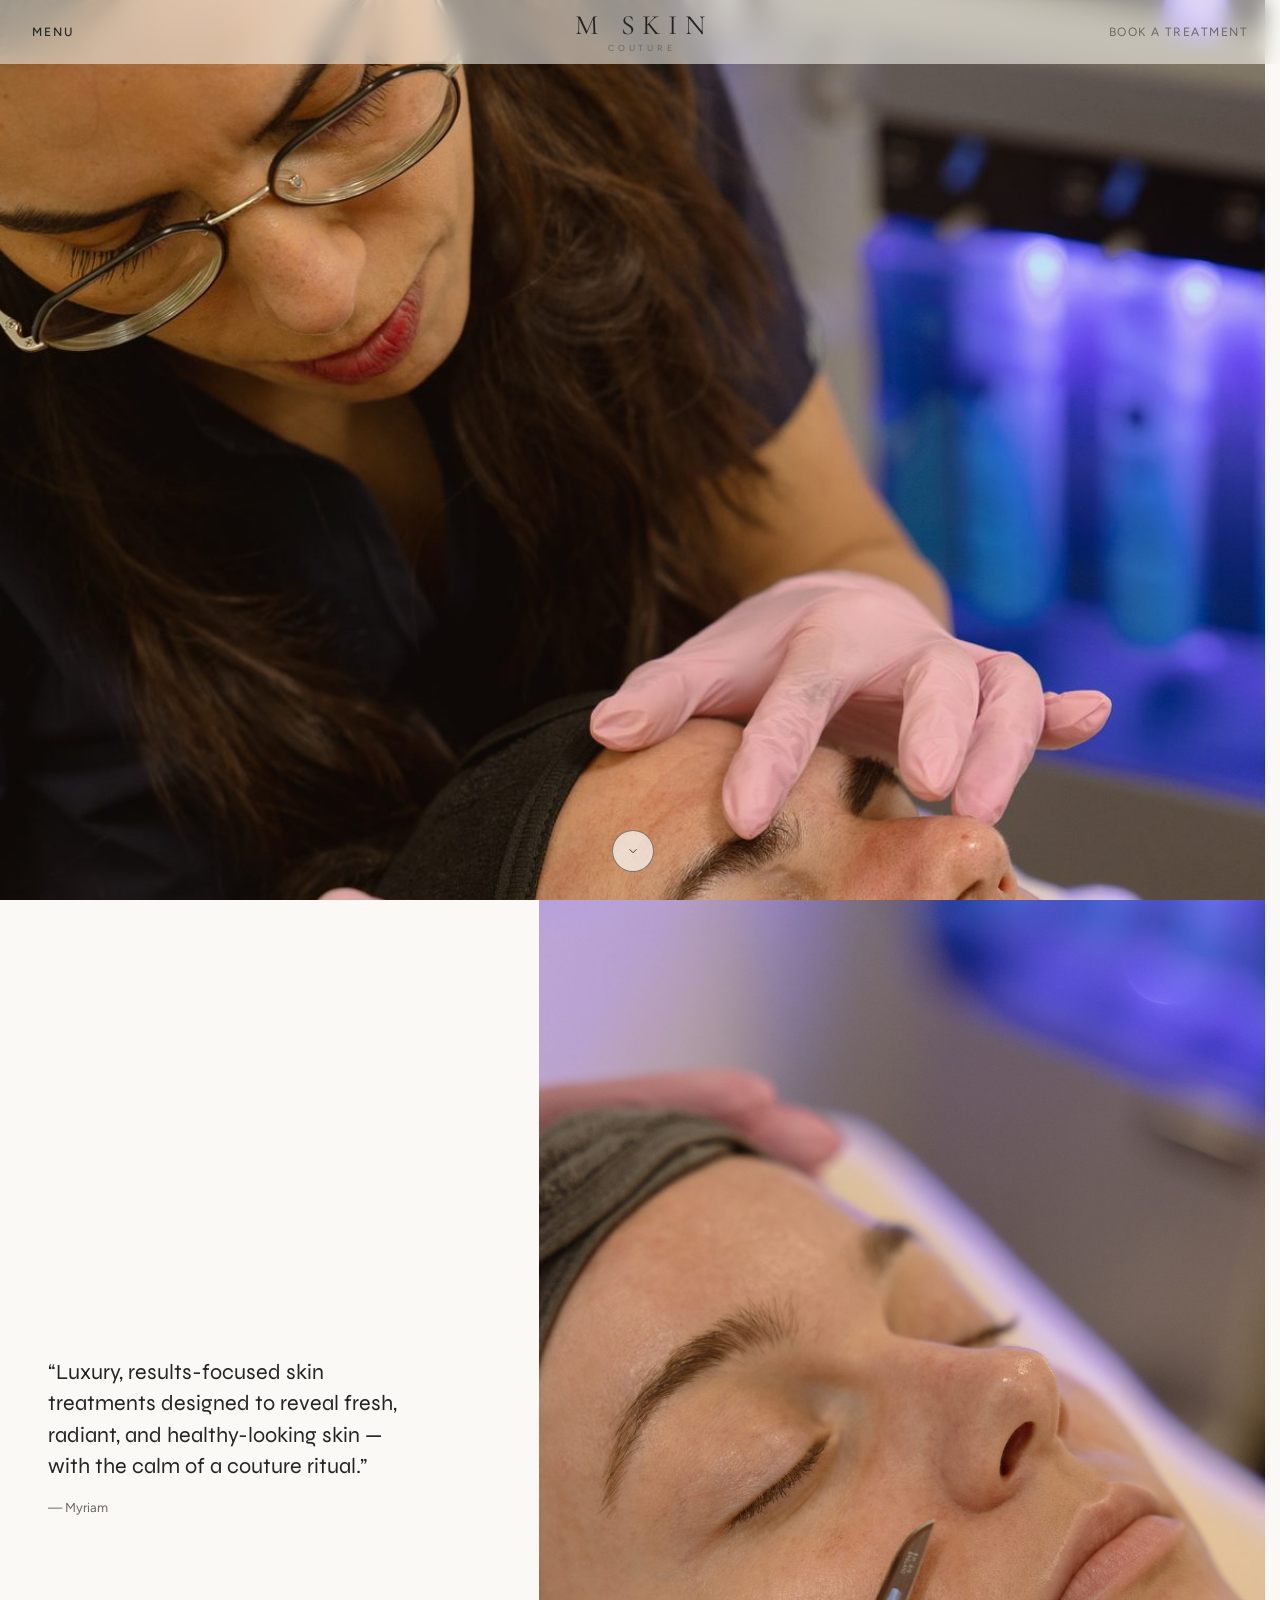
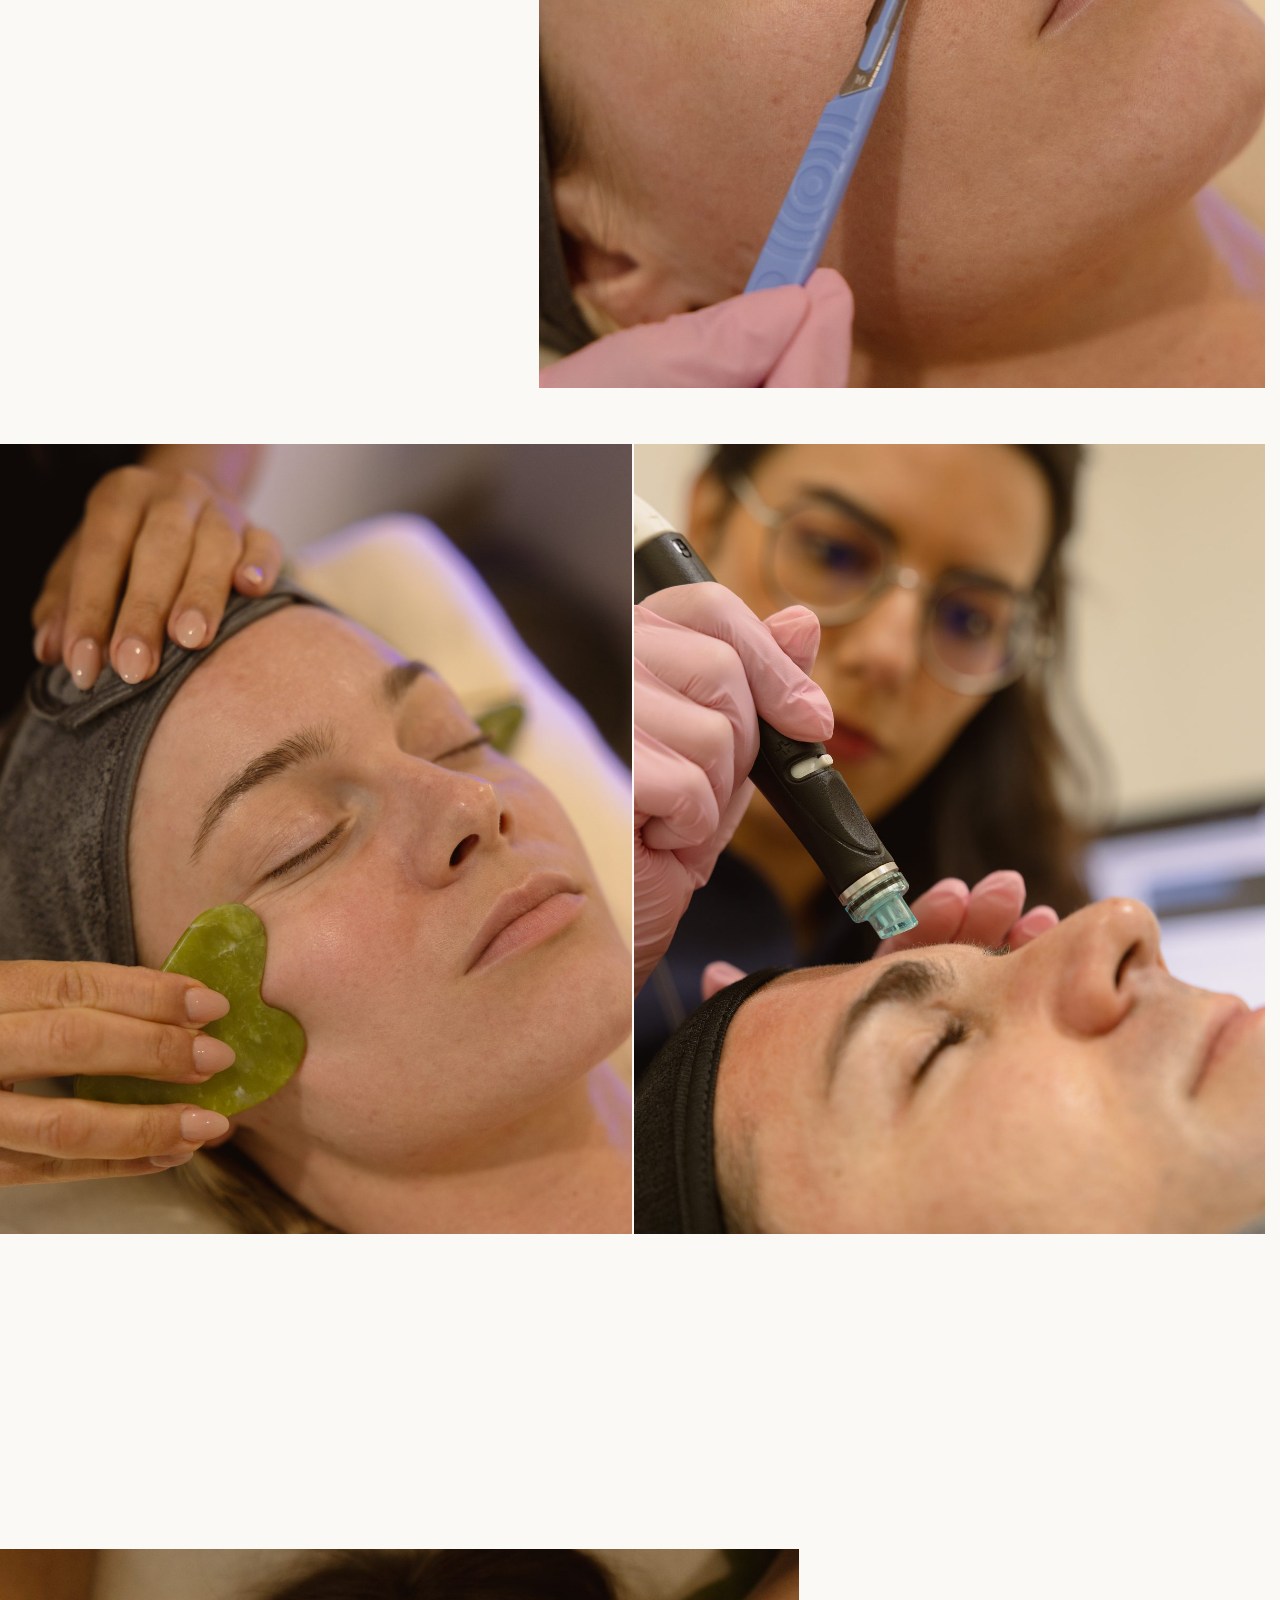
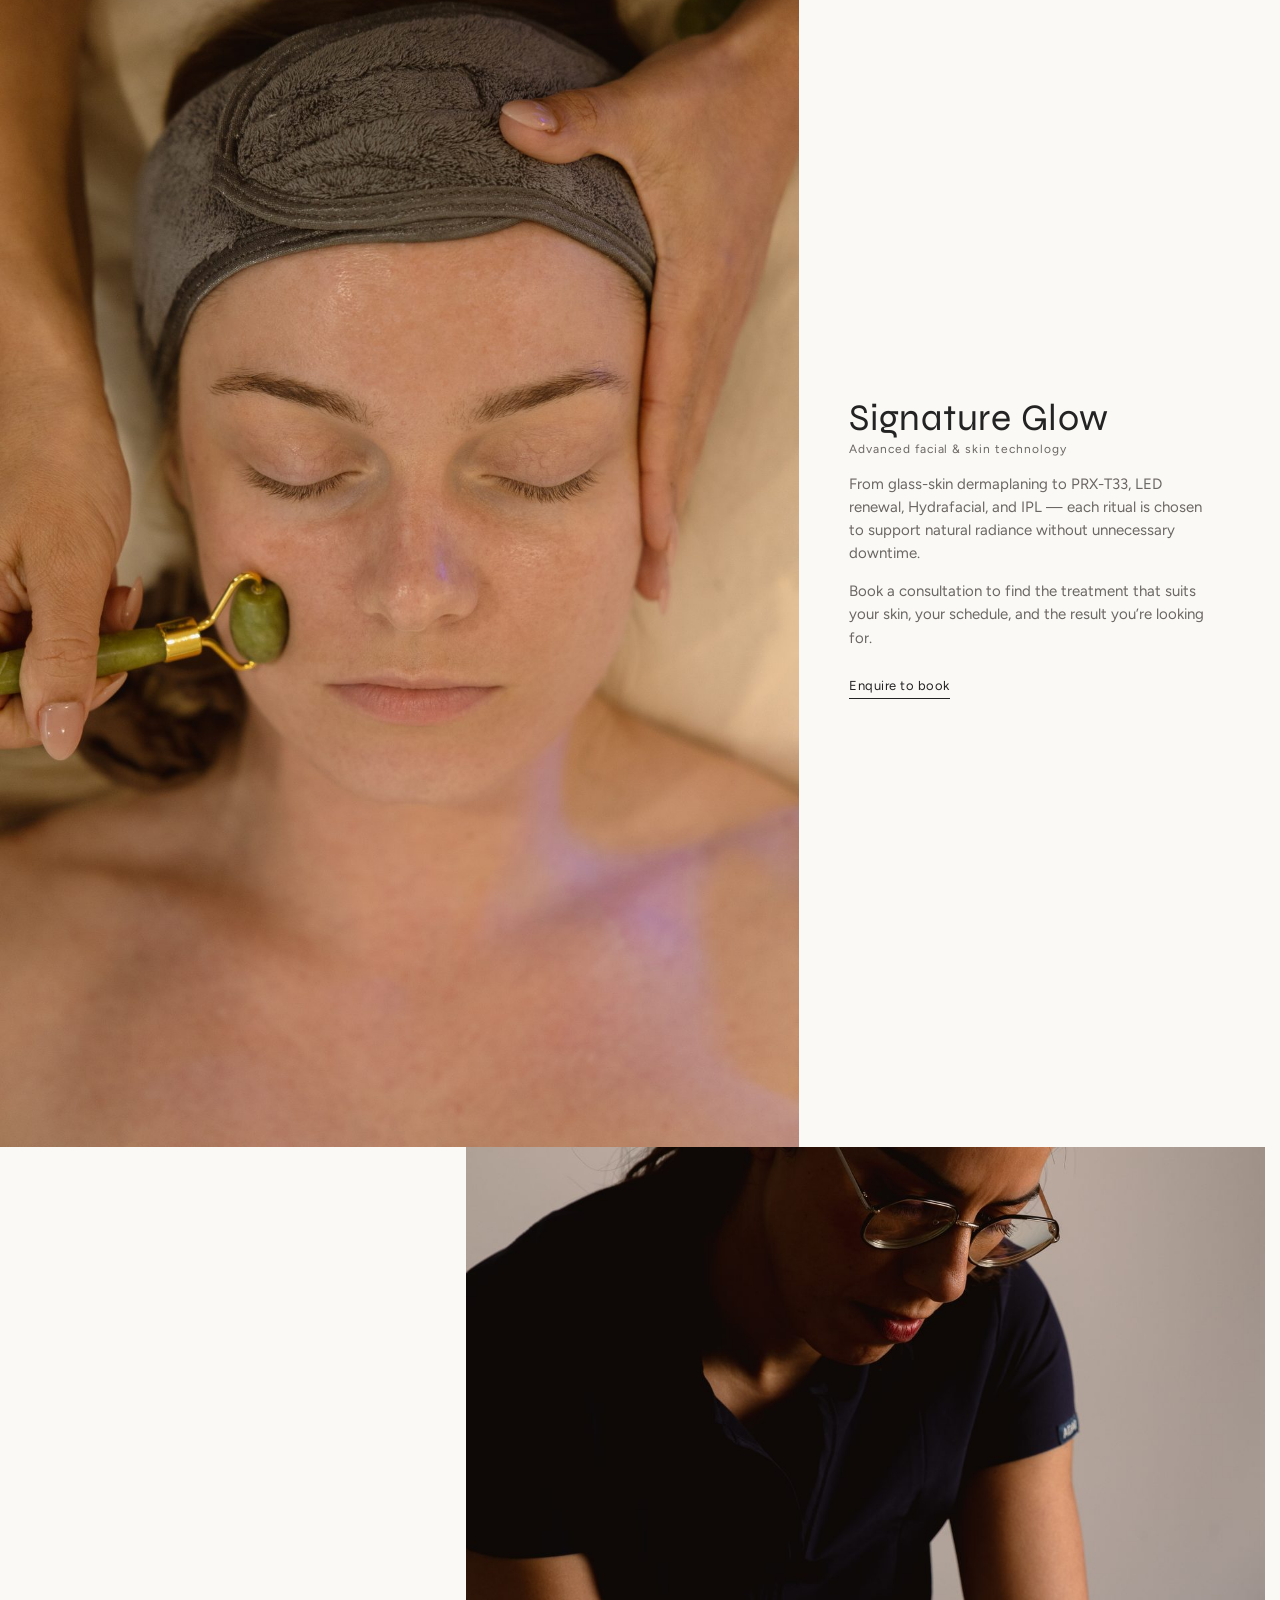
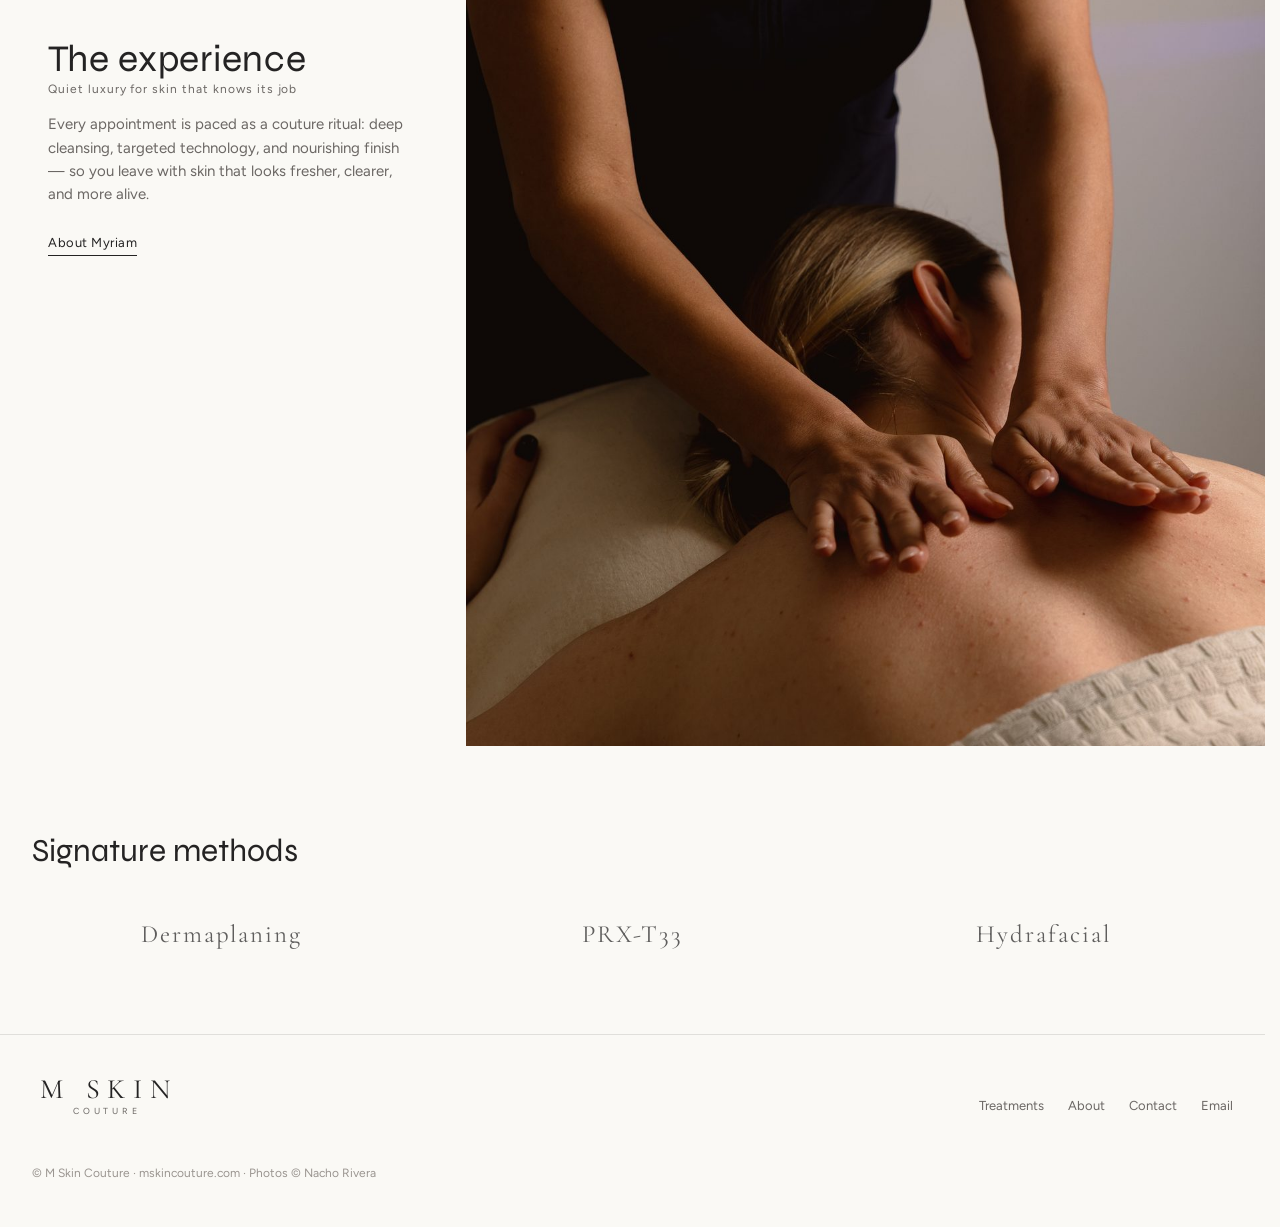
<file: index.html>
<!DOCTYPE html>
<html lang="en">
  <head>
    <meta charset="utf-8" />
    <meta name="viewport" content="width=device-width, initial-scale=1" />
    <title>M Skin Couture — Signature Glow & Skin Rejuvenation</title>
    <meta
      name="description"
      content="Luxury, results-focused skin treatments by Myriam. Advanced facial and skin technology for fresh, radiant, healthy-looking skin."
    />
    <link rel="preconnect" href="https://fonts.googleapis.com" />
    <link rel="preconnect" href="https://fonts.gstatic.com" crossorigin />
    <link
      href="https://fonts.googleapis.com/css2?family=Cormorant+Garamond:wght@400;500&family=Figtree:wght@300;400;500;600&family=Syne:wght@400;500&display=swap"
      rel="stylesheet"
    />
    <link rel="stylesheet" href="/css/styles.css" />
  </head>
  <body data-page="home">
    <header class="site-header is-over-hero">
      <div class="header-left">
        <button class="menu-toggle" type="button" aria-expanded="false" aria-controls="site-nav">
          Menu
        </button>
      </div>
      <a class="logo" href="/" aria-label="M Skin Couture home">
        <span class="logo-main">M Skin</span>
        <span class="logo-sub">Couture</span>
      </a>
      <div class="header-right">
        <a class="header-link" href="/contact.html">Book <span>a treatment</span></a>
      </div>
    </header>

    <nav id="site-nav" class="nav-overlay" aria-label="Primary">
      <ul class="nav-list">
        <li><a href="/treatments.html">Treatments</a></li>
        <li><a href="/about.html">About</a></li>
        <li><a href="/contact.html">Bookings and Contact</a></li>
      </ul>
    </nav>

    <main>
      <section class="hero" aria-label="Hero">
        <div class="hero-media">
          <img
            src="/images/hero.jpg"
            alt="Myriam performing a facial treatment"
            width="1800"
            height="1200"
            fetchpriority="high"
          />
        </div>
        <a class="hero-scroll" href="#intro" aria-label="Scroll to content">
          <svg viewBox="0 0 24 24" fill="none" stroke="currentColor" stroke-width="1.5" aria-hidden="true">
            <path d="M6 9l6 6 6-6" />
          </svg>
        </a>
      </section>

      <section id="intro" class="split-quote">
        <div class="quote-panel reveal">
          <p class="quote-text">
            “Luxury, results-focused skin treatments designed to reveal fresh, radiant, and
            healthy-looking skin — with the calm of a couture ritual.”
          </p>
          <p class="quote-attr">— Myriam</p>
        </div>
        <div class="media-panel">
          <img src="/images/duo-a.jpg" alt="Dermaplaning treatment close-up" width="1200" height="1800" loading="lazy" />
        </div>
      </section>

      <section class="section-tight">
        <div class="duo reveal">
          <img src="/images/duo-b.jpg" alt="Gua sha facial sculpting" width="1200" height="1800" loading="lazy" />
          <img src="/images/massage-face.jpg" alt="Hydrafacial technology close-up" width="1200" height="1800" loading="lazy" />
        </div>
        <div class="promo-text">
          <h2 class="reveal">Treatments</h2>
          <div class="promo-copy reveal reveal-delay-1">
            <p>
              We offer a range of facial and skin technology treatments designed to improve clarity,
              texture, and hydration — while delivering a relaxing, premium experience.
            </p>
            <a class="text-link" href="/treatments.html">Discover our treatments</a>
          </div>
        </div>
      </section>

      <section class="feature-row">
        <div class="media-fill">
          <img src="/images/peel.jpg" alt="Jade roller facial treatment" width="1200" height="1800" loading="lazy" />
        </div>
        <div class="feature-copy reveal">
          <h2 class="section-title">Signature Glow</h2>
          <p class="feature-kicker">Advanced facial &amp; skin technology</p>
          <p>
            From glass-skin dermaplaning to PRX-T33, LED renewal, Hydrafacial, and IPL — each ritual
            is chosen to support natural radiance without unnecessary downtime.
          </p>
          <p>
            Book a consultation to find the treatment that suits your skin, your schedule, and the
            result you’re looking for.
          </p>
          <a class="text-link" href="/contact.html">Enquire to book</a>
        </div>
      </section>

      <section class="feature-row reverse">
        <div class="feature-copy reveal">
          <h2 class="section-title">The experience</h2>
          <p class="feature-kicker">Quiet luxury for skin that knows its job</p>
          <p>
            Every appointment is paced as a couture ritual: deep cleansing, targeted technology, and
            nourishing finish — so you leave with skin that looks fresher, clearer, and more alive.
          </p>
          <a class="text-link" href="/about.html">About Myriam</a>
        </div>
        <div class="media-fill">
          <img src="/images/calm.jpg" alt="Myriam during a treatment session" width="1200" height="1800" loading="lazy" />
        </div>
      </section>

      <section class="as-seen">
        <h2 class="reveal">Signature methods</h2>
        <div class="press-row reveal reveal-delay-1">
          <div class="press-item">Dermaplaning</div>
          <div class="press-item">PRX-T33</div>
          <div class="press-item">Hydrafacial</div>
        </div>
      </section>
    </main>

    <footer class="site-footer">
      <a class="logo" href="/">
        <span class="logo-main">M Skin</span>
        <span class="logo-sub">Couture</span>
      </a>
      <div class="footer-links">
        <a href="/treatments.html">Treatments</a>
        <a href="/about.html">About</a>
        <a href="/contact.html">Contact</a>
        <a href="mailto:myriam.bentaou@hotmail.co.uk">Email</a>
      </div>
      <p class="footer-note">© M Skin Couture · mskincouture.com · Photos © Nacho Rivera</p>
    </footer>

    <script src="/js/main.js"></script>
  </body>
</html>
</file>
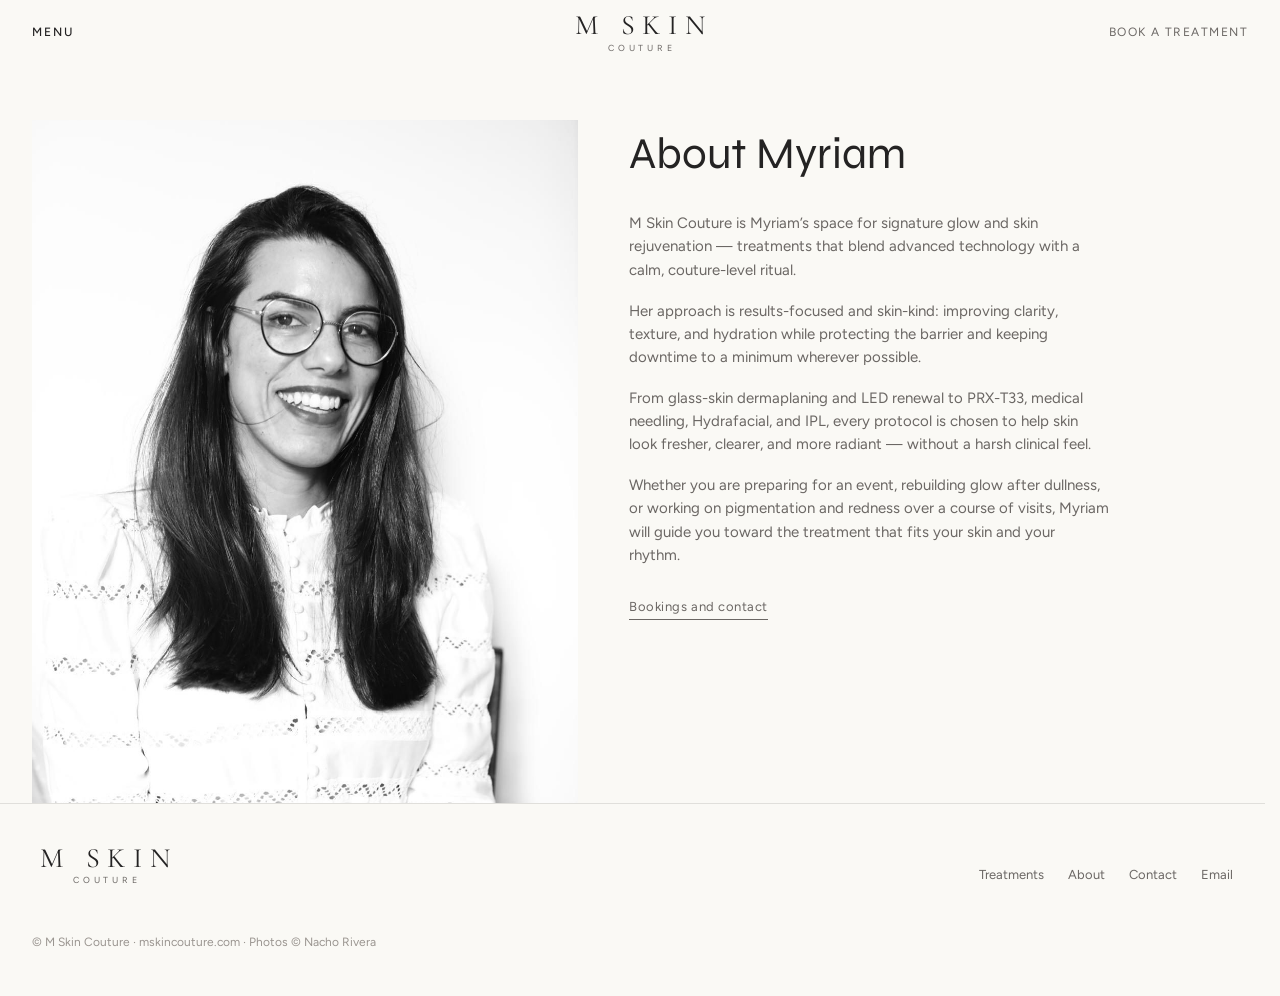
<file: about.html>
<!DOCTYPE html>
<html lang="en">
  <head>
    <meta charset="utf-8" />
    <meta name="viewport" content="width=device-width, initial-scale=1" />
    <title>About — M Skin Couture</title>
    <meta
      name="description"
      content="About Myriam and M Skin Couture — luxury skin treatments focused on glow, clarity, and lasting skin health."
    />
    <link rel="preconnect" href="https://fonts.googleapis.com" />
    <link rel="preconnect" href="https://fonts.gstatic.com" crossorigin />
    <link
      href="https://fonts.googleapis.com/css2?family=Cormorant+Garamond:wght@400;500&family=Figtree:wght@300;400;500;600&family=Syne:wght@400;500&display=swap"
      rel="stylesheet"
    />
    <link rel="stylesheet" href="/css/styles.css" />
  </head>
  <body data-page="about">
    <header class="site-header">
      <div class="header-left">
        <button class="menu-toggle" type="button" aria-expanded="false" aria-controls="site-nav">
          Menu
        </button>
      </div>
      <a class="logo" href="/" aria-label="M Skin Couture home">
        <span class="logo-main">M Skin</span>
        <span class="logo-sub">Couture</span>
      </a>
      <div class="header-right">
        <a class="header-link" href="/contact.html">Book <span>a treatment</span></a>
      </div>
    </header>

    <nav id="site-nav" class="nav-overlay" aria-label="Primary">
      <ul class="nav-list">
        <li><a href="/treatments.html">Treatments</a></li>
        <li><a href="/about.html">About</a></li>
        <li><a href="/contact.html">Bookings and Contact</a></li>
      </ul>
    </nav>

    <main class="page-pad page-top">
      <div class="about-layout">
        <div class="reveal">
          <img
            src="/images/about.jpg"
            alt="Portrait of Myriam"
            width="1066"
            height="1600"
            loading="eager"
          />
        </div>
        <div class="about-copy reveal reveal-delay-1">
          <h1>About Myriam</h1>
          <p>
            M Skin Couture is Myriam’s space for signature glow and skin rejuvenation — treatments
            that blend advanced technology with a calm, couture-level ritual.
          </p>
          <p>
            Her approach is results-focused and skin-kind: improving clarity, texture, and hydration
            while protecting the barrier and keeping downtime to a minimum wherever possible.
          </p>
          <p>
            From glass-skin dermaplaning and LED renewal to PRX-T33, medical needling, Hydrafacial,
            and IPL, every protocol is chosen to help skin look fresher, clearer, and more radiant —
            without a harsh clinical feel.
          </p>
          <p>
            Whether you are preparing for an event, rebuilding glow after dullness, or working on
            pigmentation and redness over a course of visits, Myriam will guide you toward the
            treatment that fits your skin and your rhythm.
          </p>
          <p style="margin-top: 1.75rem">
            <a class="text-link" href="/contact.html">Bookings and contact</a>
          </p>
        </div>
      </div>
    </main>

    <footer class="site-footer">
      <a class="logo" href="/">
        <span class="logo-main">M Skin</span>
        <span class="logo-sub">Couture</span>
      </a>
      <div class="footer-links">
        <a href="/treatments.html">Treatments</a>
        <a href="/about.html">About</a>
        <a href="/contact.html">Contact</a>
        <a href="mailto:myriam.bentaou@hotmail.co.uk">Email</a>
      </div>
      <p class="footer-note">© M Skin Couture · mskincouture.com · Photos © Nacho Rivera</p>
    </footer>

    <script src="/js/main.js"></script>
  </body>
</html>
</file>
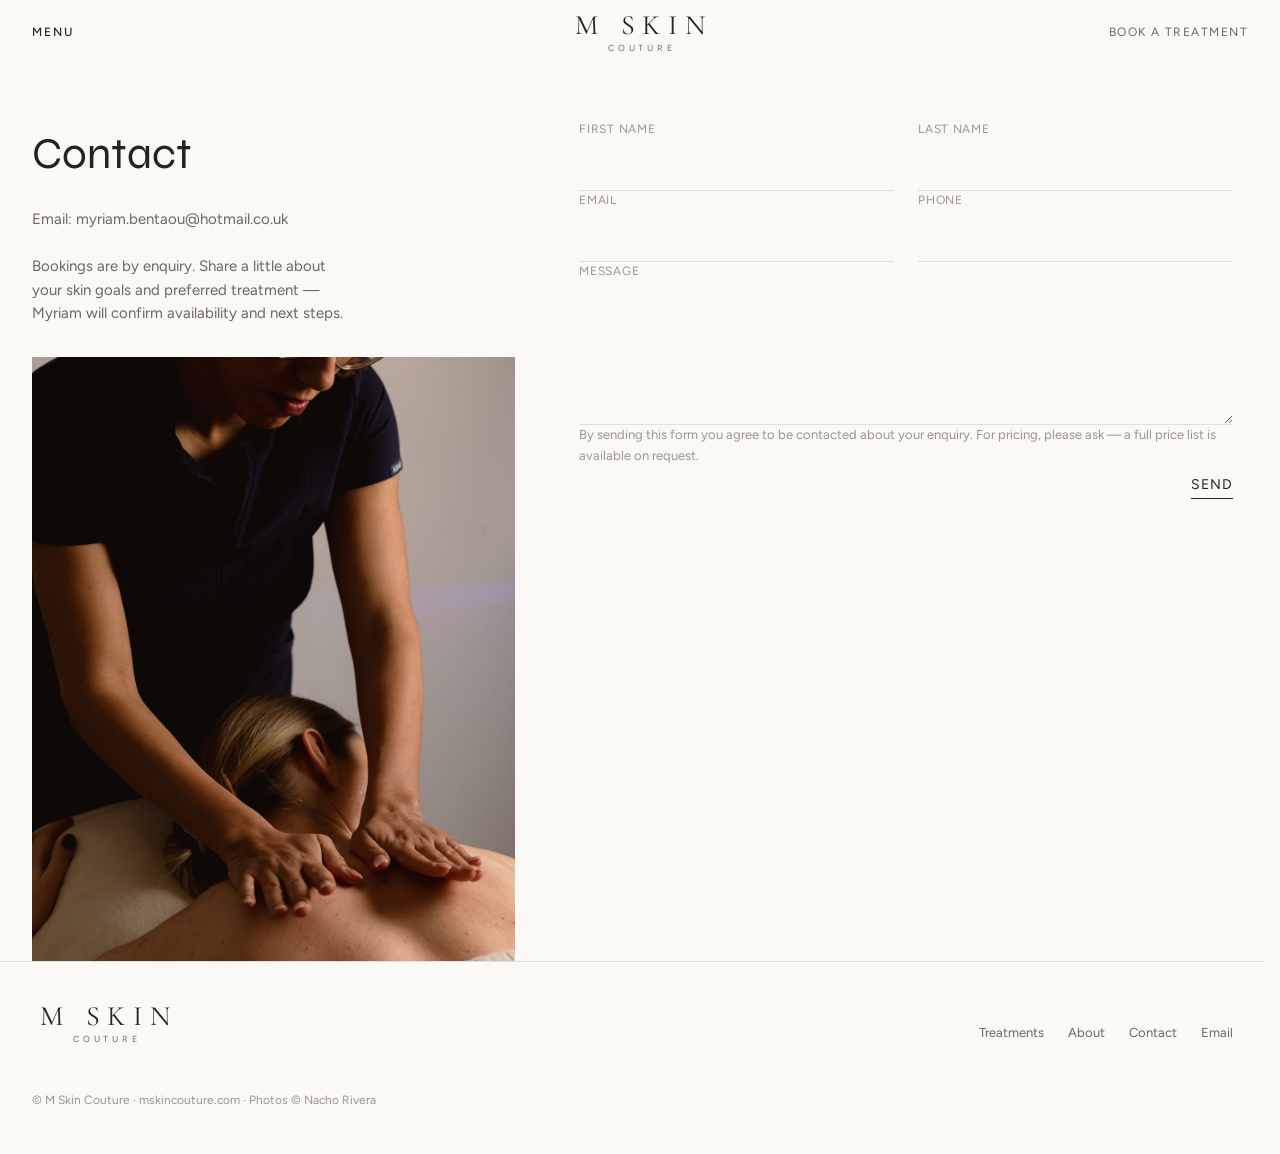
<file: contact.html>
<!DOCTYPE html>
<html lang="en">
  <head>
    <meta charset="utf-8" />
    <meta name="viewport" content="width=device-width, initial-scale=1" />
    <title>Bookings and Contact — M Skin Couture</title>
    <meta
      name="description"
      content="Enquire to book a treatment with M Skin Couture. Contact Myriam for consultations and appointments."
    />
    <link rel="preconnect" href="https://fonts.googleapis.com" />
    <link rel="preconnect" href="https://fonts.gstatic.com" crossorigin />
    <link
      href="https://fonts.googleapis.com/css2?family=Cormorant+Garamond:wght@400;500&family=Figtree:wght@300;400;500;600&family=Syne:wght@400;500&display=swap"
      rel="stylesheet"
    />
    <link rel="stylesheet" href="/css/styles.css" />
  </head>
  <body data-page="contact">
    <header class="site-header">
      <div class="header-left">
        <button class="menu-toggle" type="button" aria-expanded="false" aria-controls="site-nav">
          Menu
        </button>
      </div>
      <a class="logo" href="/" aria-label="M Skin Couture home">
        <span class="logo-main">M Skin</span>
        <span class="logo-sub">Couture</span>
      </a>
      <div class="header-right">
        <a class="header-link" href="/contact.html">Book <span>a treatment</span></a>
      </div>
    </header>

    <nav id="site-nav" class="nav-overlay" aria-label="Primary">
      <ul class="nav-list">
        <li><a href="/treatments.html">Treatments</a></li>
        <li><a href="/about.html">About</a></li>
        <li><a href="/contact.html">Bookings and Contact</a></li>
      </ul>
    </nav>

    <main class="page-pad page-top">
      <div class="contact-layout">
        <div class="reveal">
          <h1>Contact</h1>
          <p class="contact-meta">
            Email:
            <a href="mailto:myriam.bentaou@hotmail.co.uk">myriam.bentaou@hotmail.co.uk</a>
          </p>
          <p class="contact-meta" style="margin-top: 1.5rem; max-width: 32ch">
            Bookings are by enquiry. Share a little about your skin goals and preferred treatment —
            Myriam will confirm availability and next steps.
          </p>
          <img
            src="/images/calm.jpg"
            alt="Treatment atmosphere"
            width="1800"
            height="1200"
            loading="eager"
            style="margin-top: 2rem; width: 100%; aspect-ratio: 4 / 5; object-fit: cover"
          />
        </div>

        <form class="contact-form reveal reveal-delay-1" novalidate>
          <div class="form-fields">
            <div class="form-row">
              <div class="field">
                <label for="first">First name</label>
                <input id="first" name="first" type="text" autocomplete="given-name" required />
              </div>
              <div class="field">
                <label for="last">Last name</label>
                <input id="last" name="last" type="text" autocomplete="family-name" required />
              </div>
            </div>
            <div class="form-row">
              <div class="field">
                <label for="email">Email</label>
                <input id="email" name="email" type="email" autocomplete="email" required />
              </div>
              <div class="field">
                <label for="phone">Phone</label>
                <input id="phone" name="phone" type="tel" autocomplete="tel" />
              </div>
            </div>
            <div class="field">
              <label for="message">Message</label>
              <textarea id="message" name="message" rows="5" required></textarea>
            </div>
            <p class="form-note">
              By sending this form you agree to be contacted about your enquiry. For pricing,
              please ask — a full price list is available on request.
            </p>
            <div class="form-actions">
              <button class="submit-link" type="submit">Send</button>
            </div>
          </div>
          <div class="form-success" role="status">
            Thank you — your email client should open with the enquiry ready to send to Myriam.
            If it did not, write to
            <a href="mailto:myriam.bentaou@hotmail.co.uk">myriam.bentaou@hotmail.co.uk</a>.
          </div>
        </form>
      </div>
    </main>

    <footer class="site-footer">
      <a class="logo" href="/">
        <span class="logo-main">M Skin</span>
        <span class="logo-sub">Couture</span>
      </a>
      <div class="footer-links">
        <a href="/treatments.html">Treatments</a>
        <a href="/about.html">About</a>
        <a href="/contact.html">Contact</a>
        <a href="mailto:myriam.bentaou@hotmail.co.uk">Email</a>
      </div>
      <p class="footer-note">© M Skin Couture · mskincouture.com · Photos © Nacho Rivera</p>
    </footer>

    <script src="/js/main.js"></script>
  </body>
</html>
</file>
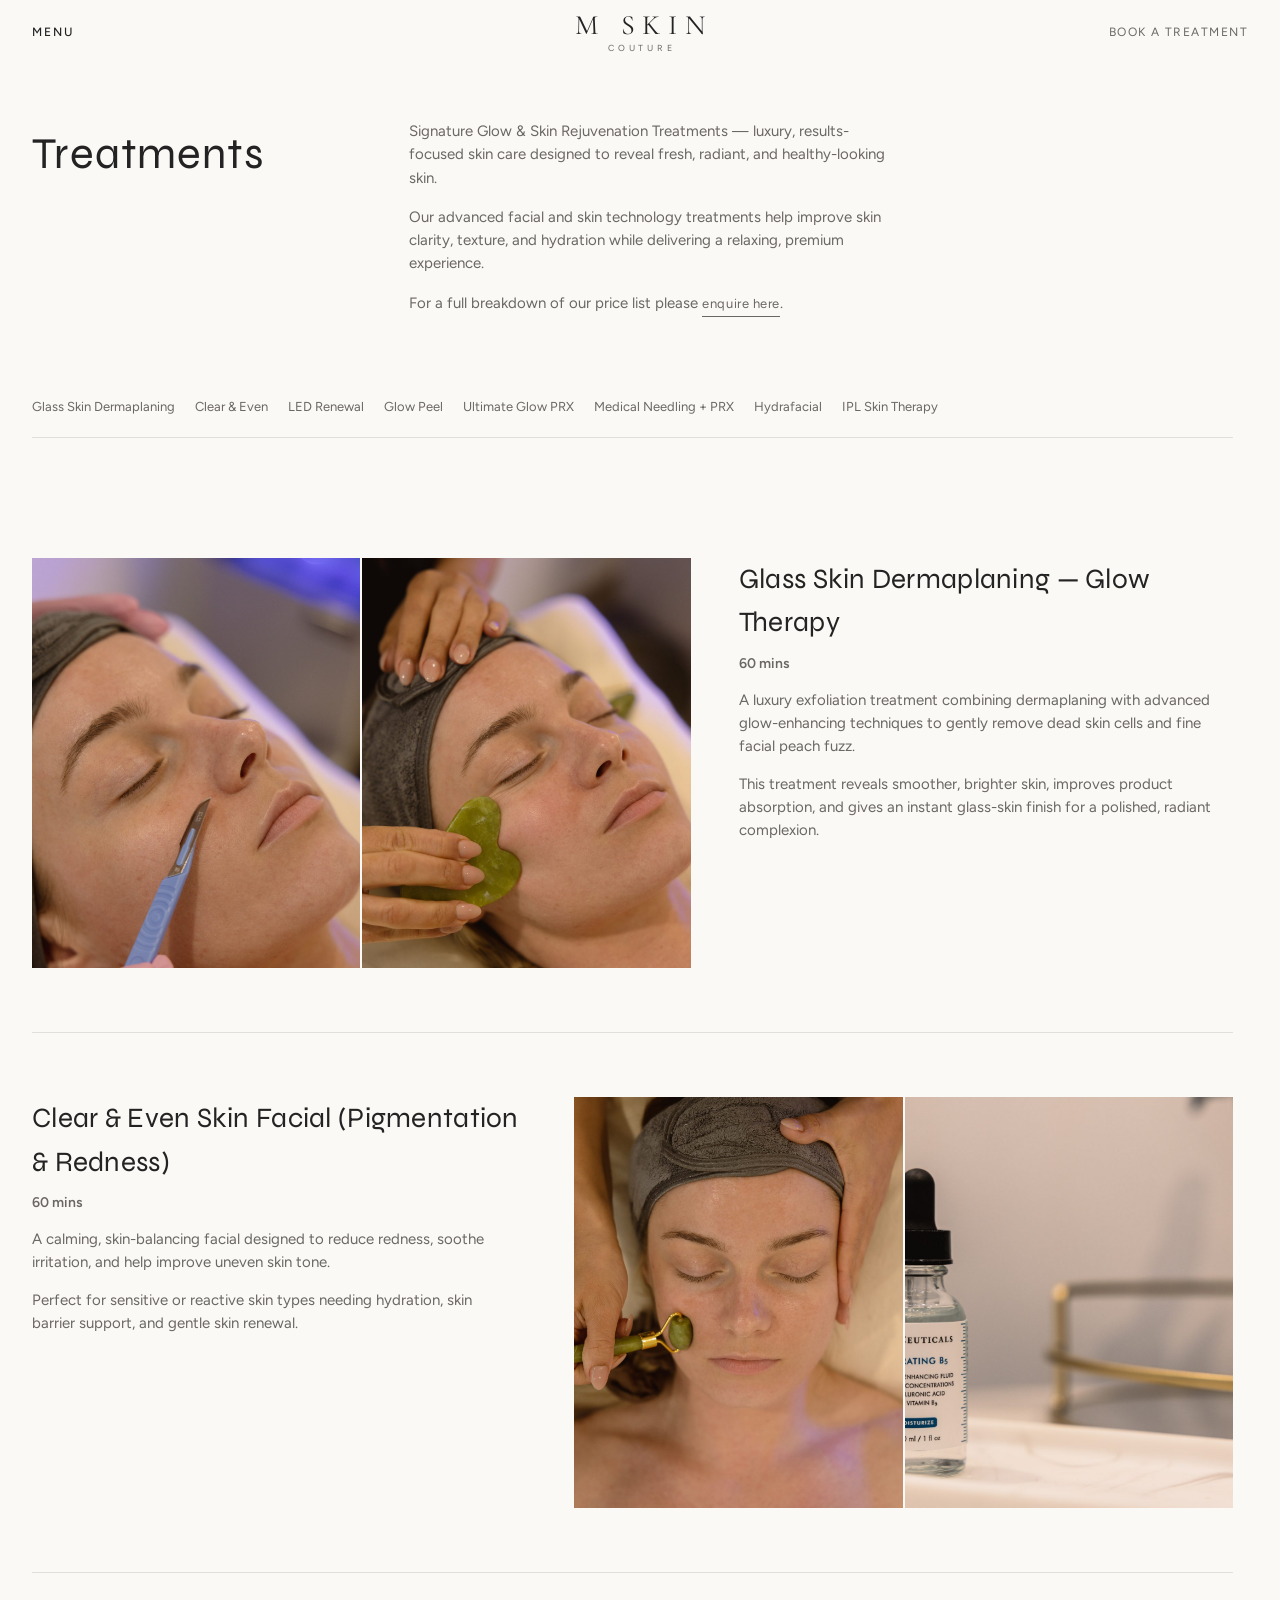
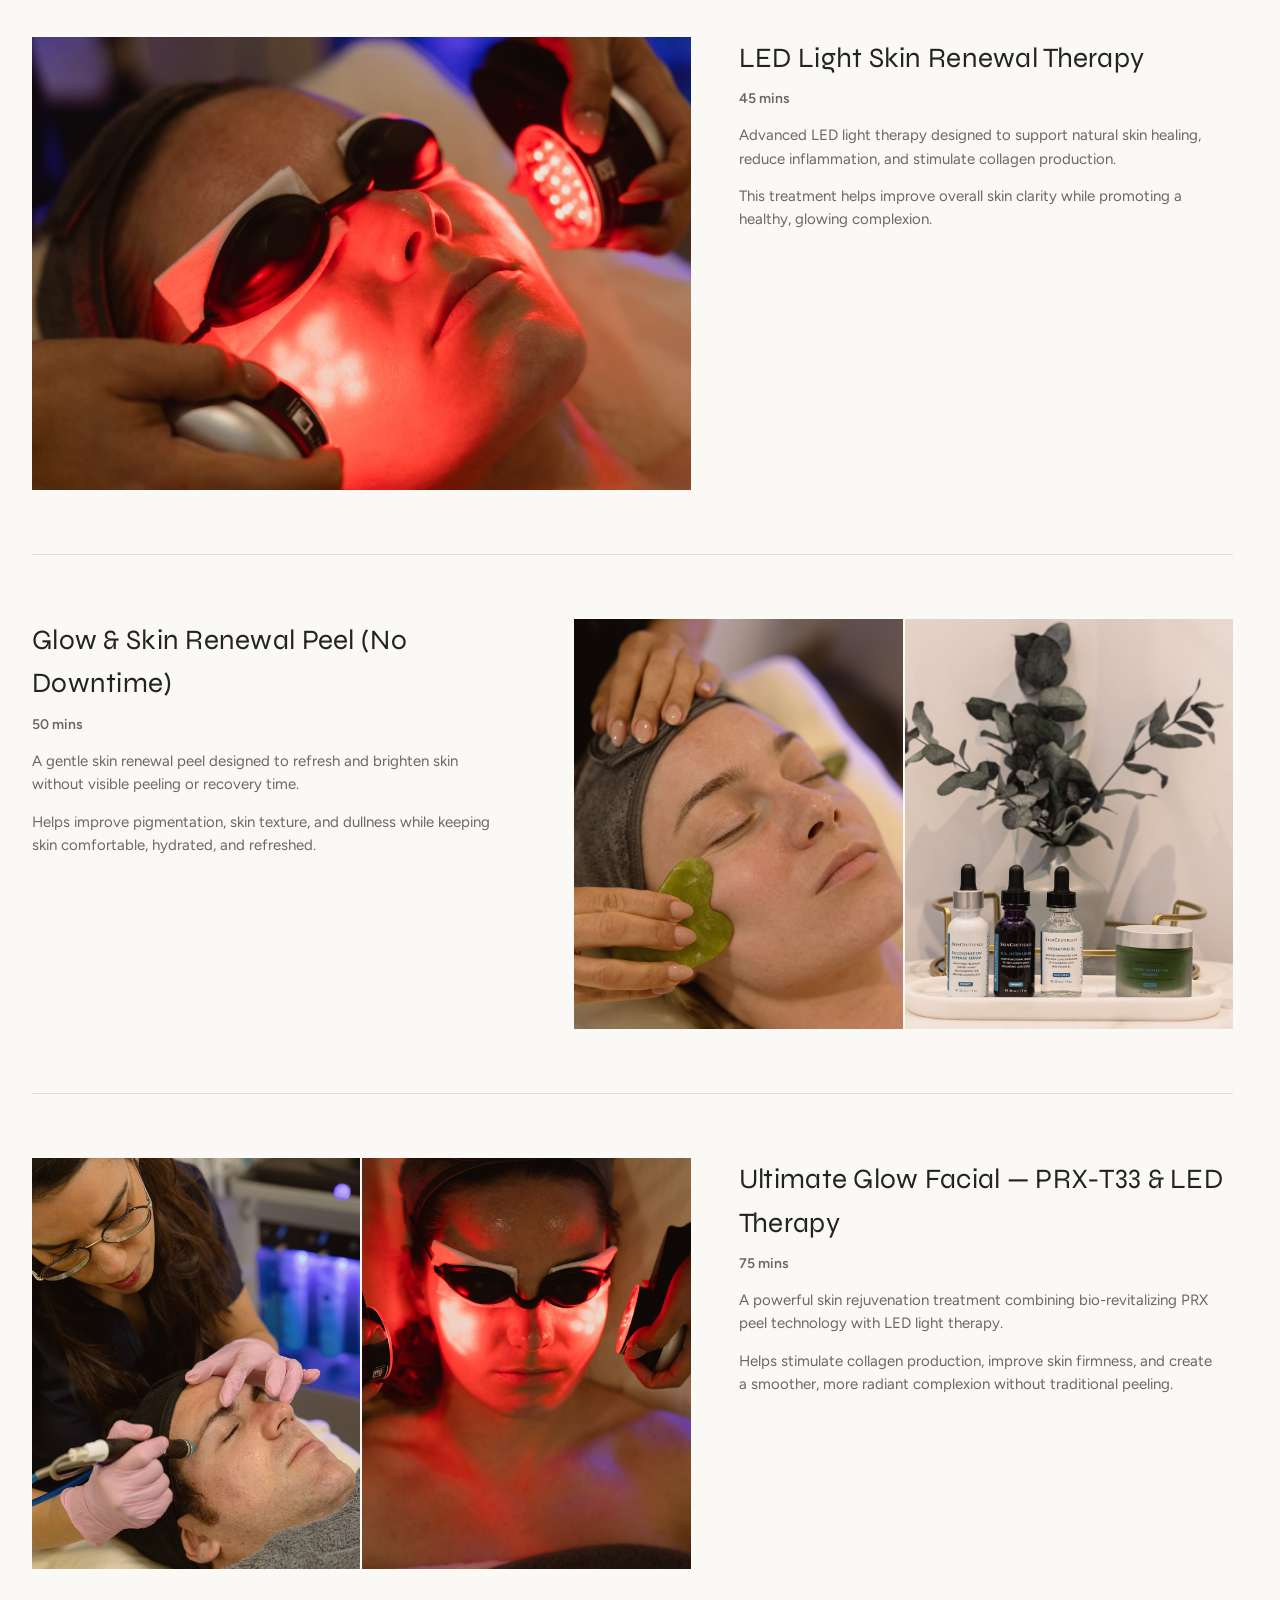
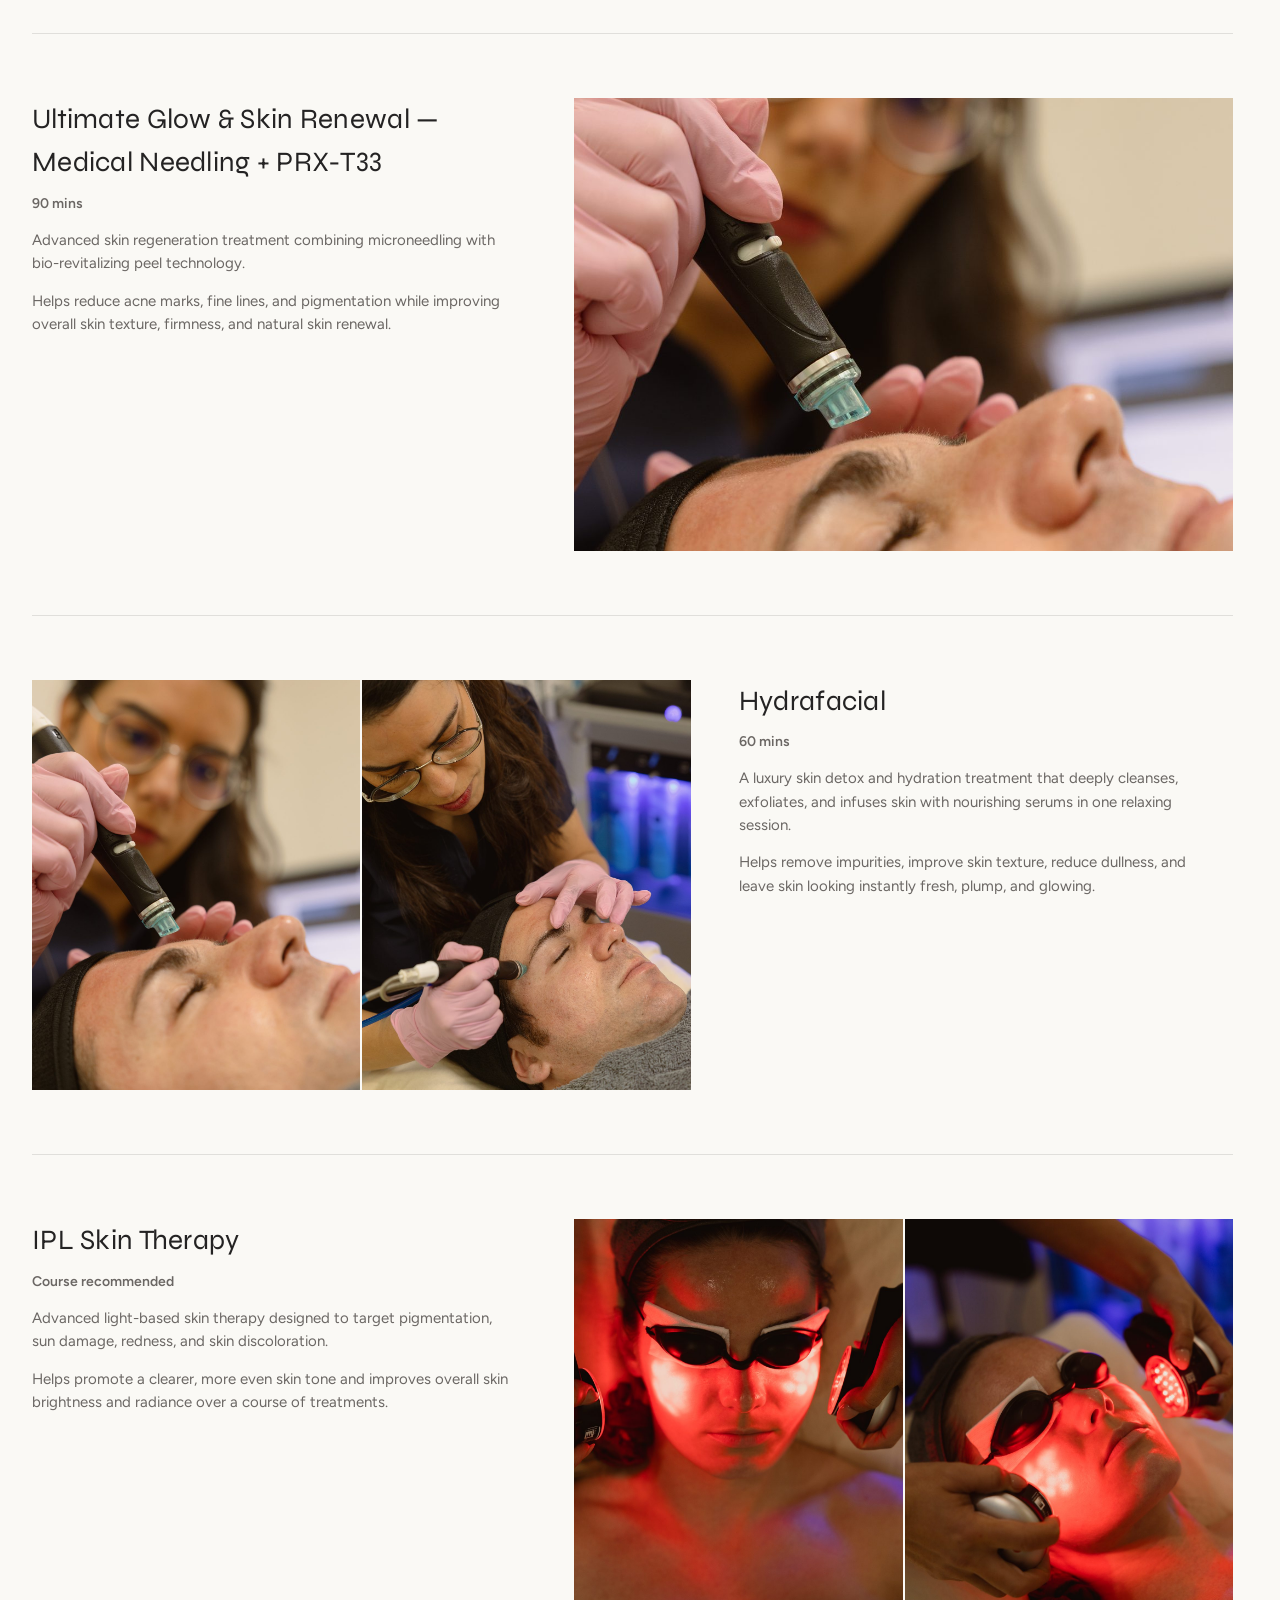
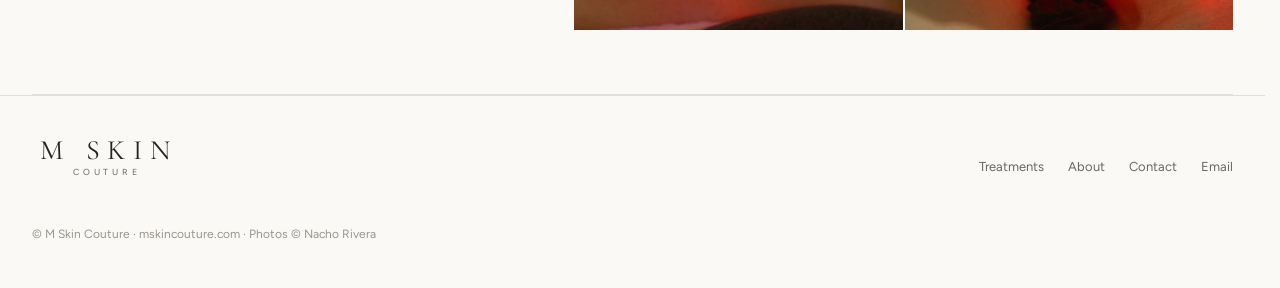
<file: treatments.html>
<!DOCTYPE html>
<html lang="en">
  <head>
    <meta charset="utf-8" />
    <meta name="viewport" content="width=device-width, initial-scale=1" />
    <title>Treatments — M Skin Couture</title>
    <meta
      name="description"
      content="Signature glow and skin rejuvenation treatments: dermaplaning, LED, PRX-T33, Hydrafacial, IPL, and more."
    />
    <link rel="preconnect" href="https://fonts.googleapis.com" />
    <link rel="preconnect" href="https://fonts.gstatic.com" crossorigin />
    <link
      href="https://fonts.googleapis.com/css2?family=Cormorant+Garamond:wght@400;500&family=Figtree:wght@300;400;500;600&family=Syne:wght@400;500&display=swap"
      rel="stylesheet"
    />
    <link rel="stylesheet" href="/css/styles.css" />
  </head>
  <body data-page="treatments">
    <header class="site-header">
      <div class="header-left">
        <button class="menu-toggle" type="button" aria-expanded="false" aria-controls="site-nav">
          Menu
        </button>
      </div>
      <a class="logo" href="/" aria-label="M Skin Couture home">
        <span class="logo-main">M Skin</span>
        <span class="logo-sub">Couture</span>
      </a>
      <div class="header-right">
        <a class="header-link" href="/contact.html">Book <span>a treatment</span></a>
      </div>
    </header>

    <nav id="site-nav" class="nav-overlay" aria-label="Primary">
      <ul class="nav-list">
        <li><a href="/treatments.html">Treatments</a></li>
        <li><a href="/about.html">About</a></li>
        <li><a href="/contact.html">Bookings and Contact</a></li>
      </ul>
    </nav>

    <main class="page-pad page-top">
      <div class="page-intro reveal">
        <h1>Treatments</h1>
        <div class="page-intro-copy">
          <p>
            Signature Glow &amp; Skin Rejuvenation Treatments — luxury, results-focused skin care
            designed to reveal fresh, radiant, and healthy-looking skin.
          </p>
          <p>
            Our advanced facial and skin technology treatments help improve skin clarity, texture,
            and hydration while delivering a relaxing, premium experience.
          </p>
          <p>
            For a full breakdown of our price list please
            <a class="text-link" href="/contact.html">enquire here</a>.
          </p>
        </div>
      </div>

      <nav class="anchor-nav reveal" aria-label="Treatment list">
        <a href="#dermaplaning">Glass Skin Dermaplaning</a>
        <a href="#clear-even">Clear &amp; Even</a>
        <a href="#led">LED Renewal</a>
        <a href="#peel">Glow Peel</a>
        <a href="#prx">Ultimate Glow PRX</a>
        <a href="#needling">Medical Needling + PRX</a>
        <a href="#hydrafacial">Hydrafacial</a>
        <a href="#ipl">IPL Skin Therapy</a>
      </nav>

      <article id="dermaplaning" class="treatment reveal">
        <div class="treatment-media">
          <img src="/images/duo-a.jpg" alt="Dermaplaning treatment close-up" width="1200" height="1800" loading="lazy" />
          <img src="/images/duo-b.jpg" alt="Gua sha facial sculpting" width="1200" height="1800" loading="lazy" />
        </div>
        <div class="treatment-body">
          <h2>Glass Skin Dermaplaning — Glow Therapy</h2>
          <p class="treatment-duration">60 mins</p>
          <p>
            A luxury exfoliation treatment combining dermaplaning with advanced glow-enhancing
            techniques to gently remove dead skin cells and fine facial peach fuzz.
          </p>
          <p>
            This treatment reveals smoother, brighter skin, improves product absorption, and gives
            an instant glass-skin finish for a polished, radiant complexion.
          </p>
        </div>
      </article>

      <article id="clear-even" class="treatment reveal">
        <div class="treatment-media">
          <img src="/images/peel.jpg" alt="Jade roller facial massage" width="1200" height="1800" loading="lazy" />
          <img src="/images/still-life.jpg" alt="Hydrating serum used in clinic" width="1800" height="1200" loading="lazy" />
        </div>
        <div class="treatment-body">
          <h2>Clear &amp; Even Skin Facial (Pigmentation &amp; Redness)</h2>
          <p class="treatment-duration">60 mins</p>
          <p>
            A calming, skin-balancing facial designed to reduce redness, soothe irritation, and help
            improve uneven skin tone.
          </p>
          <p>
            Perfect for sensitive or reactive skin types needing hydration, skin barrier support,
            and gentle skin renewal.
          </p>
        </div>
      </article>

      <article id="led" class="treatment reveal">
        <div class="treatment-media single">
          <img src="/images/led.jpg" alt="LED light skin renewal therapy" width="1200" height="1800" loading="lazy" />
        </div>
        <div class="treatment-body">
          <h2>LED Light Skin Renewal Therapy</h2>
          <p class="treatment-duration">45 mins</p>
          <p>
            Advanced LED light therapy designed to support natural skin healing, reduce
            inflammation, and stimulate collagen production.
          </p>
          <p>
            This treatment helps improve overall skin clarity while promoting a healthy, glowing
            complexion.
          </p>
        </div>
      </article>

      <article id="peel" class="treatment reveal">
        <div class="treatment-media">
          <img src="/images/duo-b.jpg" alt="Facial renewal with gua sha" width="1200" height="1800" loading="lazy" />
          <img src="/images/treatment-b.jpg" alt="Clinic skincare products" width="1800" height="1200" loading="lazy" />
        </div>
        <div class="treatment-body">
          <h2>Glow &amp; Skin Renewal Peel (No Downtime)</h2>
          <p class="treatment-duration">50 mins</p>
          <p>
            A gentle skin renewal peel designed to refresh and brighten skin without visible peeling
            or recovery time.
          </p>
          <p>
            Helps improve pigmentation, skin texture, and dullness while keeping skin comfortable,
            hydrated, and refreshed.
          </p>
        </div>
      </article>

      <article id="prx" class="treatment reveal">
        <div class="treatment-media">
          <img src="/images/hero.jpg" alt="Myriam performing an advanced facial" width="1200" height="1800" loading="lazy" />
          <img src="/images/tech.jpg" alt="Red LED facial technology" width="1200" height="1800" loading="lazy" />
        </div>
        <div class="treatment-body">
          <h2>Ultimate Glow Facial — PRX-T33 &amp; LED Therapy</h2>
          <p class="treatment-duration">75 mins</p>
          <p>
            A powerful skin rejuvenation treatment combining bio-revitalizing PRX peel technology
            with LED light therapy.
          </p>
          <p>
            Helps stimulate collagen production, improve skin firmness, and create a smoother, more
            radiant complexion without traditional peeling.
          </p>
        </div>
      </article>

      <article id="needling" class="treatment reveal">
        <div class="treatment-media single">
          <img src="/images/treatment-a.jpg" alt="Advanced facial technology treatment" width="1200" height="1800" loading="lazy" />
        </div>
        <div class="treatment-body">
          <h2>Ultimate Glow &amp; Skin Renewal — Medical Needling + PRX-T33</h2>
          <p class="treatment-duration">90 mins</p>
          <p>
            Advanced skin regeneration treatment combining microneedling with bio-revitalizing peel
            technology.
          </p>
          <p>
            Helps reduce acne marks, fine lines, and pigmentation while improving overall skin
            texture, firmness, and natural skin renewal.
          </p>
        </div>
      </article>

      <article id="hydrafacial" class="treatment reveal">
        <div class="treatment-media">
          <img src="/images/treatment-a.jpg" alt="Hydrafacial device on skin" width="1200" height="1800" loading="lazy" />
          <img src="/images/hero.jpg" alt="Hydrafacial treatment in session" width="1200" height="1800" loading="lazy" />
        </div>
        <div class="treatment-body">
          <h2>Hydrafacial</h2>
          <p class="treatment-duration">60 mins</p>
          <p>
            A luxury skin detox and hydration treatment that deeply cleanses, exfoliates, and
            infuses skin with nourishing serums in one relaxing session.
          </p>
          <p>
            Helps remove impurities, improve skin texture, reduce dullness, and leave skin looking
            instantly fresh, plump, and glowing.
          </p>
        </div>
      </article>

      <article id="ipl" class="treatment reveal">
        <div class="treatment-media">
          <img src="/images/tech.jpg" alt="Light-based skin therapy" width="1200" height="1800" loading="lazy" />
          <img src="/images/led.jpg" alt="LED devices during treatment" width="1200" height="1800" loading="lazy" />
        </div>
        <div class="treatment-body">
          <h2>IPL Skin Therapy</h2>
          <p class="treatment-duration">Course recommended</p>
          <p>
            Advanced light-based skin therapy designed to target pigmentation, sun damage, redness,
            and skin discoloration.
          </p>
          <p>
            Helps promote a clearer, more even skin tone and improves overall skin brightness and
            radiance over a course of treatments.
          </p>
        </div>
      </article>
    </main>

    <footer class="site-footer">
      <a class="logo" href="/">
        <span class="logo-main">M Skin</span>
        <span class="logo-sub">Couture</span>
      </a>
      <div class="footer-links">
        <a href="/treatments.html">Treatments</a>
        <a href="/about.html">About</a>
        <a href="/contact.html">Contact</a>
        <a href="mailto:myriam.bentaou@hotmail.co.uk">Email</a>
      </div>
      <p class="footer-note">© M Skin Couture · mskincouture.com · Photos © Nacho Rivera</p>
    </footer>

    <script src="/js/main.js"></script>
  </body>
</html>
</file>
<file: css/styles.css>
/* M Skin Couture — editorial luxury, inspired by Minimal by Hadda */

:root {
  --bg: #faf9f5;
  --bg-soft: #f3f1eb;
  --ink: #242323;
  --ink-muted: #6b6764;
  --ink-faint: #9a9590;
  --line: rgba(36, 35, 35, 0.12);
  --champagne: #b8a590;
  --header-h: 64px;
  --page-pad: clamp(1.25rem, 3vw, 2rem);
  --ease: cubic-bezier(0.22, 1, 0.36, 1);
  --font-display: "Syne", system-ui, sans-serif;
  --font-body: "Figtree", system-ui, sans-serif;
  --font-logo: "Cormorant Garamond", Georgia, serif;
}

*,
*::before,
*::after {
  box-sizing: border-box;
}

html {
  scroll-behavior: smooth;
  scrollbar-gutter: stable;
}

body {
  margin: 0;
  min-height: 100svh;
  display: flex;
  flex-direction: column;
  background: var(--bg);
  color: var(--ink);
  font-family: var(--font-body);
  font-weight: 400;
  font-size: 15px;
  line-height: 1.55;
  -webkit-font-smoothing: antialiased;
  text-rendering: optimizeLegibility;
}

main {
  flex: 1;
}

img {
  display: block;
  max-width: 100%;
  height: auto;
}

a {
  color: inherit;
  text-decoration: none;
}

button {
  font: inherit;
  color: inherit;
  background: none;
  border: 0;
  padding: 0;
  cursor: pointer;
}

ul {
  list-style: none;
  margin: 0;
  padding: 0;
}

.sr-only {
  position: absolute;
  width: 1px;
  height: 1px;
  padding: 0;
  margin: -1px;
  overflow: hidden;
  clip: rect(0, 0, 0, 0);
  border: 0;
}

/* —— Header —— */
.site-header {
  position: fixed;
  inset: 0 0 auto;
  z-index: 100;
  height: var(--header-h);
  display: grid;
  grid-template-columns: 1fr auto 1fr;
  align-items: center;
  padding: 0 var(--page-pad);
  background: rgba(250, 249, 245, 0.88);
  backdrop-filter: blur(10px);
  -webkit-backdrop-filter: blur(10px);
  transition: background 0.4s var(--ease), box-shadow 0.4s var(--ease);
}

.site-header.is-over-hero {
  background: rgba(250, 249, 245, 0.55);
}

.header-left {
  justify-self: start;
}

.header-right {
  justify-self: end;
  display: flex;
  align-items: center;
  gap: 1rem;
}

.menu-toggle {
  font-size: 12px;
  letter-spacing: 0.18em;
  text-transform: uppercase;
  font-weight: 500;
  transition: opacity 0.25s;
}

.menu-toggle:hover {
  opacity: 0.55;
}

.logo {
  display: flex;
  flex-direction: column;
  align-items: center;
  text-align: center;
  line-height: 1;
}

.logo-main {
  font-family: var(--font-logo);
  font-size: clamp(1.35rem, 2.4vw, 1.75rem);
  font-weight: 400;
  letter-spacing: 0.28em;
  text-indent: 0.28em;
  text-transform: uppercase;
}

.logo-sub {
  font-family: var(--font-body);
  font-size: 0.55rem;
  letter-spacing: 0.42em;
  text-indent: 0.42em;
  text-transform: uppercase;
  margin-top: 0.28rem;
  color: var(--ink-muted);
}

.header-link {
  font-size: 12px;
  letter-spacing: 0.12em;
  text-transform: uppercase;
  color: var(--ink-muted);
  transition: color 0.25s;
}

.header-link:hover {
  color: var(--ink);
}

/* —— Fullscreen menu —— */
.nav-overlay {
  position: fixed;
  inset: 0;
  z-index: 90;
  display: grid;
  place-items: center;
  background: rgba(250, 249, 245, 0.92);
  backdrop-filter: blur(18px);
  -webkit-backdrop-filter: blur(18px);
  opacity: 0;
  visibility: hidden;
  transition: opacity 0.45s var(--ease), visibility 0.45s;
}

.nav-overlay.is-open {
  opacity: 1;
  visibility: visible;
}

.nav-list {
  display: flex;
  flex-direction: column;
  align-items: center;
  gap: clamp(1.25rem, 3vw, 1.75rem);
}

.nav-list a {
  font-family: var(--font-display);
  font-size: clamp(1.75rem, 5vw, 2.5rem);
  font-weight: 400;
  letter-spacing: 0.04em;
  opacity: 0;
  transform: translateY(12px);
  transition: opacity 0.45s var(--ease), transform 0.45s var(--ease), color 0.25s;
}

.nav-overlay.is-open .nav-list a {
  opacity: 1;
  transform: none;
}

.nav-overlay.is-open .nav-list a:nth-child(1) { transition-delay: 0.05s; }
.nav-overlay.is-open .nav-list a:nth-child(2) { transition-delay: 0.1s; }
.nav-overlay.is-open .nav-list a:nth-child(3) { transition-delay: 0.15s; }
.nav-overlay.is-open .nav-list a:nth-child(4) { transition-delay: 0.2s; }

.nav-list a:hover {
  color: var(--champagne);
}

body.menu-open {
  overflow: hidden;
}

/* —— Hero —— */
.hero {
  position: relative;
  min-height: 100svh;
  display: flex;
  align-items: stretch;
  overflow: hidden;
}

.hero-media {
  position: absolute;
  inset: 0;
}

.hero-media img {
  width: 100%;
  height: 100%;
  object-fit: cover;
  object-position: center 28%;
  transform: scale(1.04);
  animation: heroIn 1.8s var(--ease) forwards;
}

@keyframes heroIn {
  to { transform: scale(1); }
}

.hero-scroll {
  position: absolute;
  left: 50%;
  bottom: 1.75rem;
  transform: translateX(-50%);
  width: 42px;
  height: 42px;
  border: 1.5px solid rgba(36, 35, 35, 0.55);
  background: rgba(250, 249, 245, 0.72);
  border-radius: 50%;
  display: grid;
  place-items: center;
  color: var(--ink);
  animation: bob 2.4s ease-in-out infinite;
  transition: opacity 0.3s, background 0.3s;
}

.hero-scroll:hover {
  opacity: 0.7;
}

.hero-scroll svg {
  width: 14px;
  height: 14px;
}

@keyframes bob {
  0%, 100% { transform: translate(-50%, 0); }
  50% { transform: translate(-50%, 6px); }
}

/* —— Editorial grids —— */
.section {
  padding: clamp(3.5rem, 8vw, 6rem) 0;
}

.section-tight {
  padding: clamp(2rem, 5vw, 3.5rem) 0;
}

.page-pad {
  padding-left: var(--page-pad);
  padding-right: var(--page-pad);
}

.page-top {
  padding-top: calc(var(--header-h) + clamp(2rem, 5vw, 3.5rem));
}

.split-quote {
  display: grid;
  grid-template-columns: 1fr 1.35fr;
  gap: 2px;
  min-height: min(72vh, 720px);
}

.split-quote .quote-panel {
  background: var(--bg);
  display: flex;
  flex-direction: column;
  justify-content: center;
  padding: clamp(1.5rem, 4vw, 3rem);
}

.quote-text {
  font-family: var(--font-display);
  font-size: clamp(1.05rem, 2.2vw, 1.35rem);
  font-weight: 400;
  line-height: 1.45;
  max-width: 28ch;
  margin: 0;
}

.quote-attr {
  margin-top: 1rem;
  font-size: 13px;
  color: var(--ink-muted);
}

.split-quote .media-panel,
.media-fill {
  overflow: hidden;
  background: var(--bg-soft);
}

.split-quote .media-panel img,
.media-fill img {
  width: 100%;
  height: 100%;
  object-fit: cover;
  min-height: 320px;
}

.duo {
  display: grid;
  grid-template-columns: 1fr 1fr;
  gap: 2px;
}

.duo img {
  width: 100%;
  aspect-ratio: 4 / 5;
  object-fit: cover;
}

.promo-text {
  display: grid;
  grid-template-columns: minmax(140px, 0.35fr) 1fr;
  gap: clamp(1.5rem, 4vw, 3rem);
  align-items: start;
  padding: clamp(2.5rem, 6vw, 4.5rem) var(--page-pad);
}

.promo-text h2,
.section-title {
  font-family: var(--font-display);
  font-size: clamp(1.75rem, 3.5vw, 2.35rem);
  font-weight: 400;
  letter-spacing: 0.02em;
  margin: 0;
  line-height: 1.15;
}

.promo-copy {
  max-width: 42ch;
}

.promo-copy p {
  margin: 0 0 1.25rem;
  color: var(--ink-muted);
}

.text-link {
  display: inline-block;
  font-size: 13px;
  letter-spacing: 0.04em;
  border-bottom: 1px solid currentColor;
  padding-bottom: 2px;
  transition: opacity 0.25s, color 0.25s;
}

.text-link:hover {
  opacity: 0.55;
}

.feature-row {
  display: grid;
  grid-template-columns: 1.55fr 0.9fr;
  gap: 2px;
  min-height: min(68vh, 640px);
}

.feature-row.reverse {
  grid-template-columns: 0.9fr 1.55fr;
}

.feature-copy {
  background: var(--bg);
  padding: clamp(1.75rem, 4vw, 3rem);
  display: flex;
  flex-direction: column;
  justify-content: center;
}

.feature-kicker {
  font-size: 12px;
  letter-spacing: 0.08em;
  color: var(--ink-faint);
  margin: 0.35rem 0 1.25rem;
}

.feature-copy p {
  margin: 0 0 0.9rem;
  color: var(--ink-muted);
  max-width: 38ch;
}

.feature-copy .text-link {
  margin-top: 0.75rem;
  align-self: flex-start;
}

/* —— As seen / footer —— */
.as-seen {
  padding: clamp(3rem, 7vw, 5rem) var(--page-pad);
}

.as-seen h2 {
  font-family: var(--font-display);
  font-size: clamp(1.5rem, 3vw, 2rem);
  font-weight: 400;
  margin: 0 0 2.5rem;
}

.press-row {
  display: grid;
  grid-template-columns: repeat(3, 1fr);
  gap: 2rem;
  align-items: center;
}

.press-item {
  font-family: var(--font-logo);
  font-size: clamp(1.1rem, 2.2vw, 1.55rem);
  letter-spacing: 0.08em;
  text-align: center;
  color: var(--ink);
  opacity: 0.72;
}

.site-footer {
  display: flex;
  flex-wrap: wrap;
  justify-content: space-between;
  align-items: flex-end;
  gap: 1.5rem;
  padding: 2.5rem var(--page-pad) 2rem;
  border-top: 1px solid var(--line);
  margin-top: auto;
}

.footer-links {
  display: flex;
  flex-wrap: wrap;
  gap: 1rem 1.5rem;
}

.footer-links a {
  font-size: 13px;
  color: var(--ink-muted);
  transition: color 0.25s;
}

.footer-links a:hover {
  color: var(--ink);
}

.footer-note {
  width: 100%;
  margin-top: 1.5rem;
  font-size: 12px;
  color: var(--ink-faint);
}

/* —— Inner pages —— */
.page-intro {
  display: grid;
  grid-template-columns: minmax(160px, 0.4fr) 1fr;
  gap: clamp(1.5rem, 4vw, 3rem);
  margin-bottom: clamp(2.5rem, 6vw, 4rem);
}

.page-intro h1 {
  font-family: var(--font-display);
  font-size: clamp(2rem, 4vw, 2.75rem);
  font-weight: 400;
  margin: 0;
  letter-spacing: 0.02em;
}

.page-intro-copy {
  max-width: 48ch;
  color: var(--ink-muted);
}

.page-intro-copy p {
  margin: 0 0 1rem;
}

.anchor-nav {
  display: flex;
  flex-wrap: wrap;
  gap: 0.75rem 1.25rem;
  margin-bottom: clamp(2rem, 5vw, 3.5rem);
  padding-bottom: 1.25rem;
  border-bottom: 1px solid var(--line);
}

.anchor-nav a {
  font-size: 13px;
  color: var(--ink-muted);
  transition: color 0.25s;
}

.anchor-nav a:hover {
  color: var(--ink);
}

.treatment {
  display: grid;
  grid-template-columns: 1.2fr 0.9fr;
  gap: clamp(1.5rem, 4vw, 3rem);
  align-items: start;
  padding: clamp(2.5rem, 6vw, 4rem) 0;
  border-bottom: 1px solid var(--line);
  scroll-margin-top: calc(var(--header-h) + 1.5rem);
}

.treatment:nth-child(even) {
  grid-template-columns: 0.9fr 1.2fr;
}

.treatment:nth-child(even) .treatment-media {
  order: 2;
}

.treatment:nth-child(even) .treatment-body {
  order: 1;
}

.treatment-media {
  display: grid;
  grid-template-columns: 1fr 1fr;
  gap: 2px;
}

.treatment-media.single {
  grid-template-columns: 1fr;
}

.treatment-media img {
  width: 100%;
  aspect-ratio: 4 / 5;
  object-fit: cover;
}

.treatment-media.single img {
  aspect-ratio: 16 / 11;
}

.treatment-body h2 {
  font-family: var(--font-display);
  font-size: clamp(1.35rem, 2.5vw, 1.75rem);
  font-weight: 400;
  margin: 0 0 0.5rem;
  letter-spacing: 0.01em;
  font-variant-numeric: lining-nums;
}

.treatment-duration {
  font-size: 14px;
  font-weight: 600;
  margin: 0 0 1.15rem;
}

.treatment-body p {
  margin: 0 0 0.9rem;
  color: var(--ink-muted);
  max-width: 48ch;
}

.about-layout {
  display: grid;
  grid-template-columns: 0.95fr 1.05fr;
  gap: clamp(1.5rem, 4vw, 3.5rem);
  align-items: start;
}

.about-layout img {
  width: 100%;
  aspect-ratio: 4 / 5;
  object-fit: cover;
}

.about-copy h1 {
  font-family: var(--font-display);
  font-size: clamp(2rem, 4vw, 2.75rem);
  font-weight: 400;
  margin: 0 0 1.5rem;
}

.about-copy p {
  margin: 0 0 1.1rem;
  color: var(--ink-muted);
  max-width: 48ch;
}

/* —— Contact —— */
.contact-layout {
  display: grid;
  grid-template-columns: 0.85fr 1.15fr;
  gap: clamp(2rem, 5vw, 4rem);
  align-items: start;
}

.contact-layout h1 {
  font-family: var(--font-display);
  font-size: clamp(2rem, 4vw, 2.75rem);
  font-weight: 400;
  margin: 0 0 1.25rem;
}

.contact-meta {
  color: var(--ink-muted);
  margin: 0 0 0.5rem;
}

.contact-meta a {
  border-bottom: 1px solid transparent;
  transition: border-color 0.25s;
}

.contact-meta a:hover {
  border-color: currentColor;
}

.contact-form {
  display: grid;
  gap: 1.75rem;
}

.form-row {
  display: grid;
  grid-template-columns: 1fr 1fr;
  gap: 1.5rem;
}

.field {
  position: relative;
  display: flex;
  flex-direction: column;
  gap: 0.65rem;
}

.field label {
  display: block;
  font-size: 12px;
  letter-spacing: 0.06em;
  text-transform: uppercase;
  color: var(--ink-faint);
}

.field input,
.field textarea {
  width: 100%;
  border: 0;
  border-bottom: 1px solid var(--line);
  background: transparent;
  padding: 0.55rem 0;
  font: inherit;
  color: var(--ink);
  outline: none;
  resize: vertical;
  transition: border-color 0.25s;
}

.field input:focus,
.field textarea:focus {
  border-color: var(--ink);
}

.form-actions {
  display: flex;
  justify-content: flex-end;
  padding-top: 0.5rem;
}

.submit-link {
  font-size: 14px;
  letter-spacing: 0.08em;
  text-transform: uppercase;
  border-bottom: 1px solid currentColor;
  padding-bottom: 3px;
  transition: opacity 0.25s;
}

.submit-link:hover {
  opacity: 0.55;
}

.form-note {
  font-size: 13px;
  color: var(--ink-faint);
  margin: 0;
}

.form-success {
  display: none;
  padding: 1.25rem 0;
  color: var(--ink-muted);
}

.contact-form.is-sent .form-fields {
  display: none;
}

.contact-form.is-sent .form-success {
  display: block;
}

/* —— Reveal motion —— */
.reveal {
  opacity: 0;
  transform: translateY(18px);
  transition: opacity 0.8s var(--ease), transform 0.8s var(--ease);
}

.reveal.is-in {
  opacity: 1;
  transform: none;
}

.reveal-delay-1 { transition-delay: 0.1s; }
.reveal-delay-2 { transition-delay: 0.2s; }
.reveal-delay-3 { transition-delay: 0.3s; }

/* —— Responsive —— */
@media (max-width: 900px) {
  .split-quote,
  .feature-row,
  .feature-row.reverse,
  .promo-text,
  .page-intro,
  .about-layout,
  .contact-layout,
  .treatment,
  .treatment:nth-child(even) {
    grid-template-columns: 1fr;
  }

  .treatment:nth-child(even) .treatment-media,
  .treatment:nth-child(even) .treatment-body {
    order: initial;
  }

  .split-quote {
    min-height: 0;
  }

  .split-quote .media-panel img {
    min-height: 420px;
    aspect-ratio: 4 / 5;
  }

  .feature-row {
    min-height: 0;
  }

  .feature-row .media-fill img {
    min-height: 360px;
    aspect-ratio: 4 / 5;
  }

  .duo img {
    aspect-ratio: 3 / 4;
  }

  .press-row {
    grid-template-columns: 1fr;
    gap: 1.25rem;
  }

  .form-row {
    grid-template-columns: 1fr;
  }

  .site-footer {
    flex-direction: column;
    align-items: flex-start;
  }
}

@media (max-width: 560px) {
  .treatment-media {
    grid-template-columns: 1fr;
  }

  .header-link span {
    display: none;
  }
}
</file>
